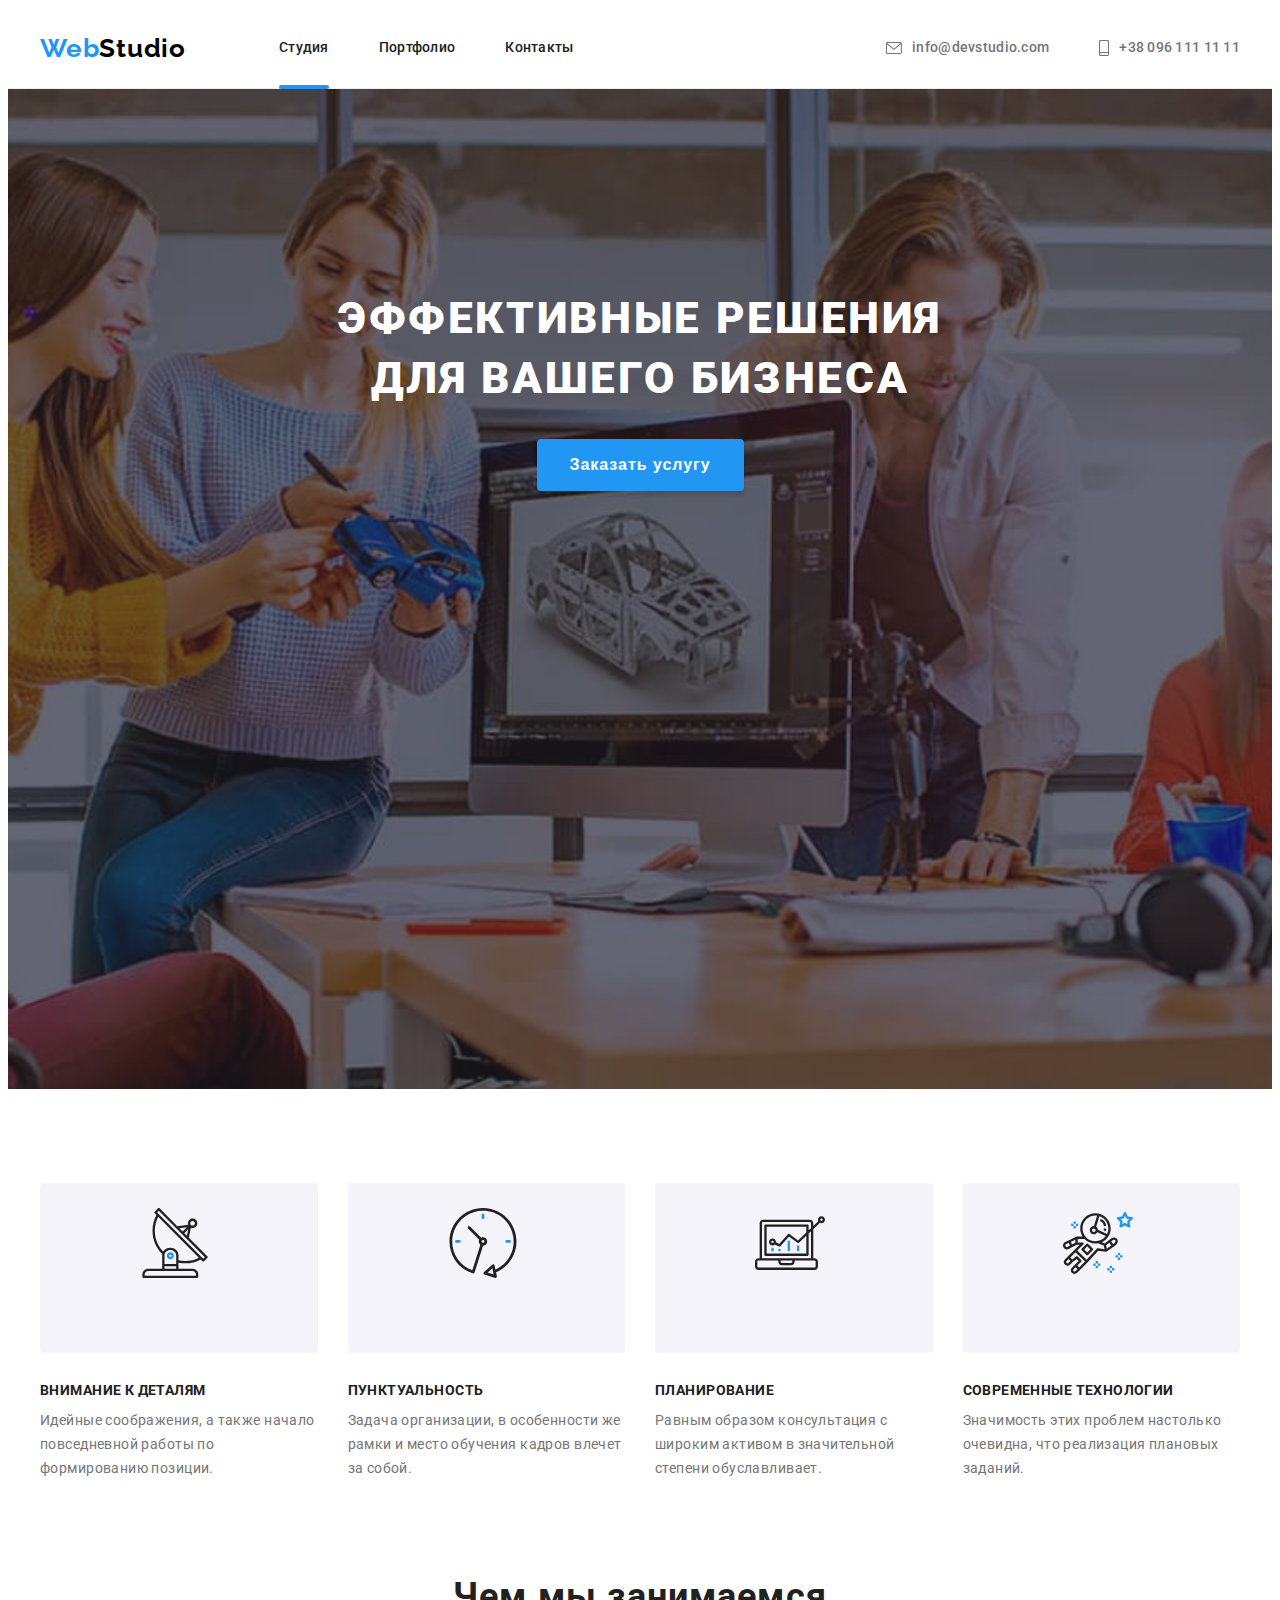
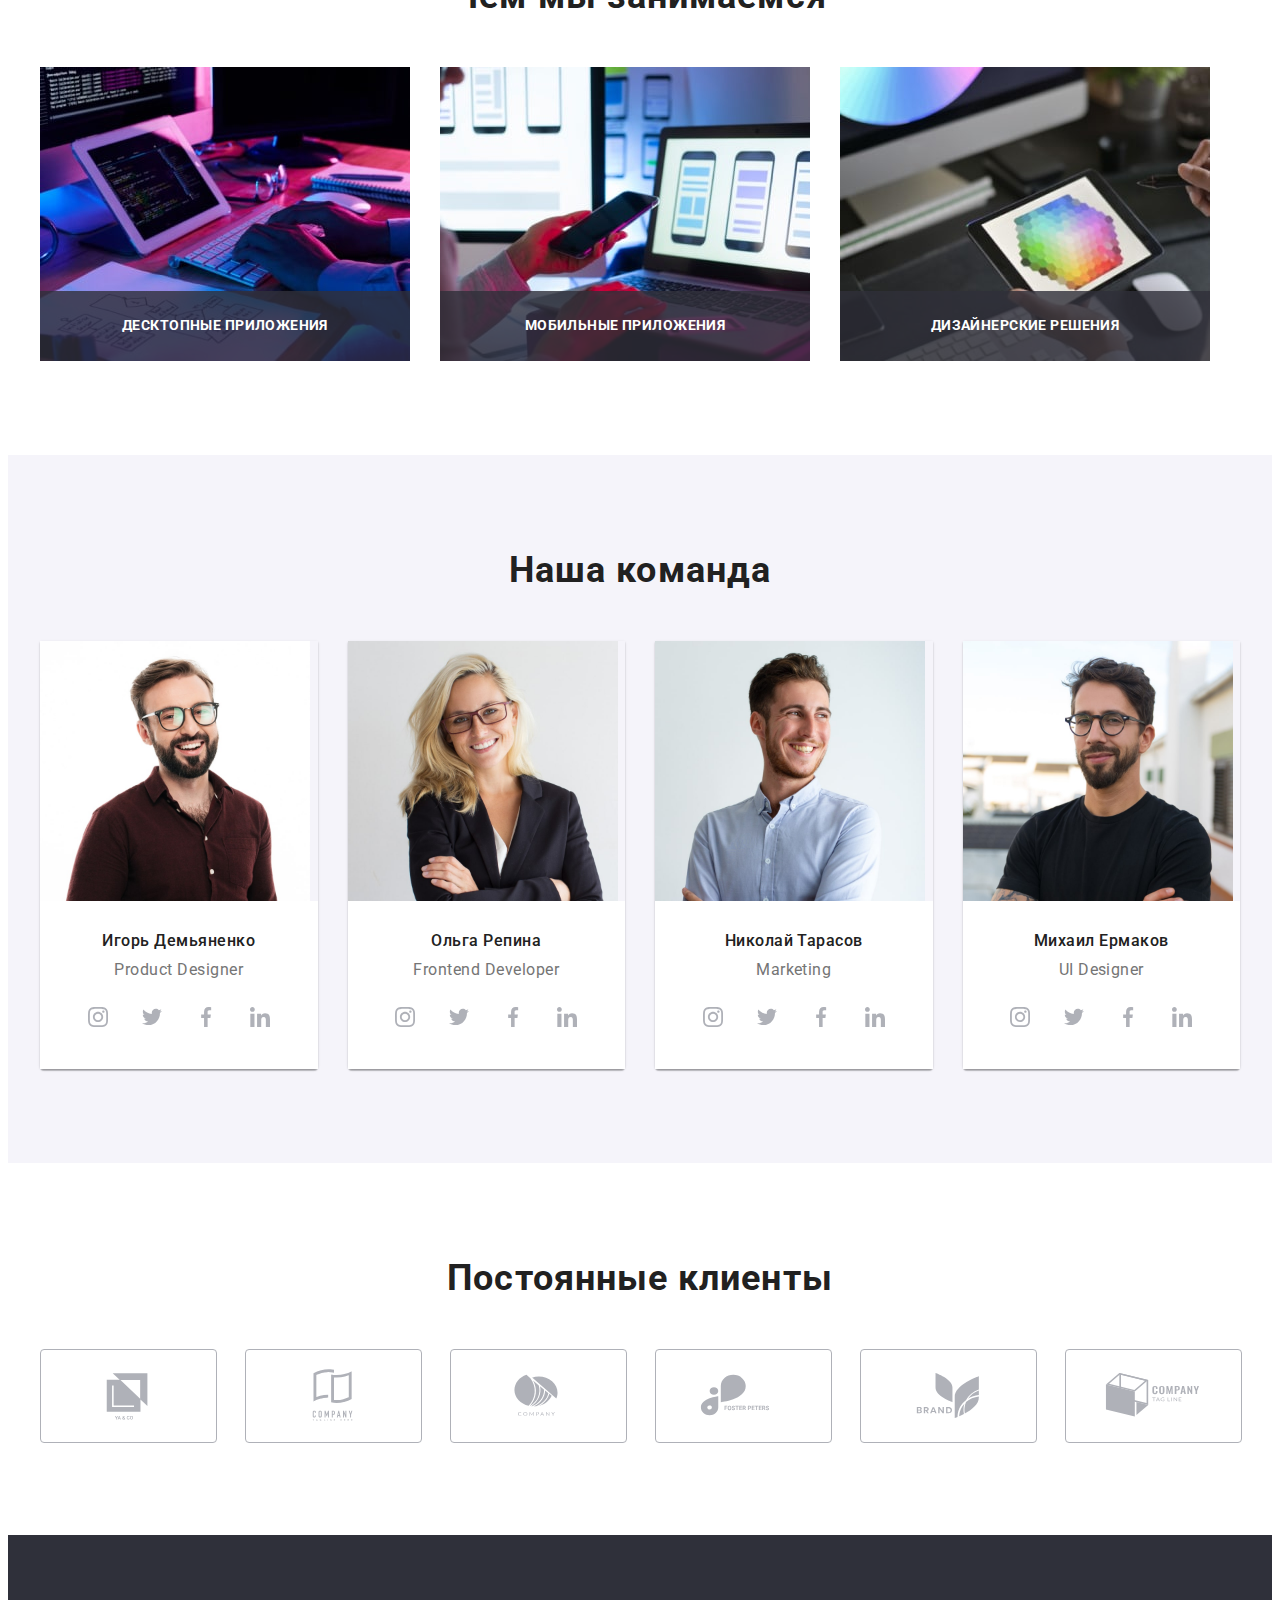
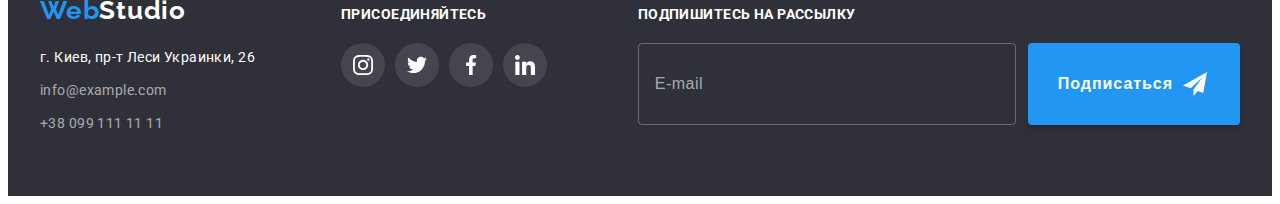
<file: index.html>
<!DOCTYPE html>
<html lang="ru">
  <head>
    <meta charset="UTF-8" />
    <meta http-equiv="X-UA-Compatible" content="IE=edge" />
    <meta name="viewport" content="width=device-width, initial-scale=1.0" />
    <title>Студия</title>
    <link rel="preconnect" href="https://fonts.googleapis.com" />
    <link rel="preconnect" href="https://fonts.gstatic.com" crossorigin />
    <link href="https://fonts.googleapis.com/css2?family=Raleway:wght@700&family=Roboto:wght@400;500;700;900&display=swap" rel="stylesheet" />
    <link rel="stylesheet" href="https://cdnjs.cloudflare.com/ajax/libs/modern-normalize/1.1.0/modern-normalize.min.css" integrity="sha512-wpPYUAdjBVSE4KJnH1VR1HeZfpl1ub8YT/NKx4PuQ5NmX2tKuGu6U/JRp5y+Y8XG2tV+wKQpNHVUX03MfMFn9Q==" crossorigin="anonymous" referrerpolicy="no-referrer" />
    <link rel="stylesheet" href="./css/main.min.css" />
  </head>
  <body>
    <header class="header">
      <div class="container">
        <nav class="header-navigation">
          <a class="header-logo logo link" href="" lang="en">Web<span class="logo-second-word_color_black">Studio</span></a>
          <ul class="header-navigation-list list">
            <li class="header-navigation-list__item">
              <a class="header-navigation-list__link link header-navigation-list__link_active" href="">Студия</a>
            </li>
            <li class="header-navigation-list__item">
              <a class="header-navigation-list__link link" href="./portfolio.html">Портфолио</a>
            </li>
            <li class="header-navigation-list__item">
              <a class="header-navigation-list__link link" href="">Контакты</a>
            </li>
          </ul>
        </nav>
        <ul class="header-contact-list list">
          <li class="header-contact-list__item">
            <a class="header-contact-list__link link" href="mailto:info@devstudio.com">
              <svg class="header-contact-list__icon" width="16" height="12">
                <use href="./images/sprite.svg#icon-envelope"></use>
              </svg>
              info@devstudio.com
            </a>
          </li>
          <li class="header-contact-list__item">
            <a class="header-contact-list__link link" href="tel:+380961111111">
              <svg class="header-contact-list__icon" width="10" height="16">
                <use href="./images/sprite.svg#icon-smartphone"></use>
              </svg>
              +38 096 111 11 11
            </a>
          </li>
        </ul>
      </div>
    </header>
    <main>
      <section class="hero">
        <div class="hero__overlay">
          <h1 class="hero__title">Эффективные решения для вашего бизнеса</h1>
          <button class="button" type="button" data-modal-open>Заказать услугу</button>
        </div>
      </section>
      <section class="feature section">
        <div class="container">
          <h2 class="feature__title section-title visually-hidden">Особенности</h2>
          <ul class="feature-list list">
            <li class="feature-list__item">
              <div class="feature-list__block">
                <svg class="feature-list__icon" width="70" height="70">
                  <use href="./images/sprite.svg#icon-antenna"></use>
                </svg>
              </div>
              <h3 class="feature-list__title">Внимание к деталям</h3>
              <p class="feature-list__text">Идейные соображения, а также начало повседневной работы по формированию позиции.</p>
            </li>
            <li class="feature-list__item">
              <div class="feature-list__block">
                <svg class="feature-list__icon" width="70" height="70">
                  <use href="./images/sprite.svg#icon-clock"></use>
                </svg>
              </div>
              <h3 class="feature-list__title">Пунктуальность</h3>
              <p class="feature-list__text">Задача организации, в особенности же рамки и место обучения кадров влечет за собой.</p>
            </li>
            <li class="feature-list__item">
              <div class="feature-list__block">
                <svg class="feature-list__icon" width="70" height="70">
                  <use href="./images/sprite.svg#icon-diagram"></use>
                </svg>
              </div>
              <h3 class="feature-list__title">Планирование</h3>
              <p class="feature-list__text">Равным образом консультация с широким активом в значительной степени обуславливает.</p>
            </li>
            <li class="feature-list__item">
              <div class="feature-list__block">
                <svg class="feature-list__icon" width="70" height="70">
                  <use href="./images/sprite.svg#icon-astronaut"></use>
                </svg>
              </div>
              <h3 class="feature-list__title">Современные технологии</h3>
              <p class="feature-list__text">Значимость этих проблем настолько очевидна, что реализация плановых заданий.</p>
            </li>
          </ul>
        </div>
      </section>
      <section class="about section">
        <div class="container">
          <h2 class="about__title section-title">Чем мы занимаемся</h2>
          <ul class="about-list list">
            <li class="about-list__item">
              <img class="about-list__image" src="./images/about-us/img-1.jpg" alt="Веб-разработка" width="370" height="294" />
              <div class="about-list-info">
                <h3 class="about-list-info__text">Десктопные приложения</h3>
              </div>
            </li>
            <li class="about-list__item">
              <img class="about-list__image" src="./images/about-us/img-2.jpg" alt="Мобильная разроботка" width="370" height="294" />
              <div class="about-list-info">
                <h3 class="about-list-info__text">Мобильные приложения</h3>
              </div>
            </li>
            <li class="about-list__item">
              <img class="about-list__image" src="./images/about-us/img-3.jpg" alt="Дизайн" width="370" height="294" />
              <div class="about-list-info">
                <h3 class="about-list-info__text">Дизайнерские решения</h3>
              </div>
            </li>
          </ul>
        </div>
      </section>
      <section class="team section">
        <div class="container">
          <h2 class="team__title section-title">Наша команда</h2>
          <ul class="team-list list">
            <li class="team-list__item">
              <img class="team-list__image" src="./images/team/product-designer.jpg" alt="Продуктовый дизайнер" width="270" height="260" />
              <div class="team-list__info">
                <h3 class="team-list__title">Игорь Демьяненко</h3>
                <p class="team-list__position" lang="en">Product Designer</p>
                <ul class="list social-list">
                  <li class="social-list__item">
                    <a href="" class="team-list__social-link social-list__link" aria-label="Instagram" target="_blank" rel="noopener noreferrer">
                      <svg class="team-list__social-icon social-list__icon_color_grey" width="20" height="20">
                        <use href="./images/sprite.svg#icon-instagram"></use>
                      </svg>
                    </a>
                  </li>
                  <li class="social-list__item">
                    <a href="" class="team-list__social-link social-list__link" aria-label="Twitter" target="_blank" rel="noopener noreferrer">
                      <svg class="team-list__social-icon social-list__icon_color_grey" width="20" height="20">
                        <use href="./images/sprite.svg#icon-twitter"></use>
                      </svg>
                    </a>
                  </li>
                  <li class="social-list__item">
                    <a href="" class="team-list__social-link social-list__link" aria-label="Facebook" target="_blank" rel="noopener noreferrer">
                      <svg class="team-list__social-icon social-list__icon_color_grey" width="20" height="20">
                        <use href="./images/sprite.svg#icon-facebook"></use>
                      </svg>
                    </a>
                  </li>
                  <li class="social-list__item">
                    <a href="" class="team-list__social-link social-list__link" aria-label="LinkedIn" target="_blank" rel="noopener noreferrer">
                      <svg class="team-list__social-icon social-list__icon_color_grey" width="20" height="20">
                        <use href="./images/sprite.svg#icon-linkedin"></use>
                      </svg>
                    </a>
                  </li>
                </ul>
              </div>
            </li>
            <li class="team-list__item">
              <img class="team-list__image" src="./images/team/frontend-dev.jpg" alt="Фронтенд разработчик" width="270" height="260" />
              <div class="team-list__info">
                <h3 class="team-list__title">Ольга Репина</h3>
                <p class="team-list__position" lang="en">Frontend Developer</p>
                <ul class="list social-list">
                  <li class="social-list__item">
                    <a href="" class="team-list__social-link social-list__link" aria-label="Instagram" target="_blank" rel="noopener noreferrer">
                      <svg class="team-list__social-icon social-list__icon_color_grey" width="20" height="20">
                        <use href="./images/sprite.svg#icon-instagram"></use>
                      </svg>
                    </a>
                  </li>
                  <li class="social-list__item">
                    <a href="" class="team-list__social-link social-list__link" aria-label="Twitter" target="_blank" rel="noopener noreferrer">
                      <svg class="team-list__social-icon social-list__icon_color_grey" width="20" height="20">
                        <use href="./images/sprite.svg#icon-twitter"></use>
                      </svg>
                    </a>
                  </li>
                  <li class="social-list__item">
                    <a href="" class="team-list__social-link social-list__link" aria-label="Facebook" target="_blank" rel="noopener noreferrer">
                      <svg class="team-list__social-icon social-list__icon_color_grey" width="20" height="20">
                        <use href="./images/sprite.svg#icon-facebook"></use>
                      </svg>
                    </a>
                  </li>
                  <li class="social-list__item">
                    <a href="" class="team-list__social-link social-list__link" aria-label="LinkedIn" target="_blank" rel="noopener noreferrer">
                      <svg class="team-list__social-icon social-list__icon_color_grey" width="20" height="20">
                        <use href="./images/sprite.svg#icon-linkedin"></use>
                      </svg>
                    </a>
                  </li>
                </ul>
              </div>
            </li>
            <li class="team-list__item">
              <img class="team-list__image" src="./images/team/marketing.jpg" alt="Маркетолог" width="270" height="260" />
              <div class="team-list__info">
                <h3 class="team-list__title">Николай Тарасов</h3>
                <p class="team-list__position" lang="en">Marketing</p>
                <ul class="list social-list">
                  <li class="social-list__item">
                    <a href="" class="team-list__social-link social-list__link" aria-label="Instagram" target="_blank" rel="noopener noreferrer">
                      <svg class="team-list__social-icon social-list__icon_color_grey" width="20" height="20">
                        <use href="./images/sprite.svg#icon-instagram"></use>
                      </svg>
                    </a>
                  </li>
                  <li class="social-list__item">
                    <a href="" class="team-list__social-link social-list__link" aria-label="Twitter" target="_blank" rel="noopener noreferrer">
                      <svg class="team-list__social-icon social-list__icon_color_grey" width="20" height="20">
                        <use href="./images/sprite.svg#icon-twitter"></use>
                      </svg>
                    </a>
                  </li>
                  <li class="social-list__item">
                    <a href="" class="team-list__social-link social-list__link" aria-label="Facebook" target="_blank" rel="noopener noreferrer">
                      <svg class="team-list__social-icon social-list__icon_color_grey" width="20" height="20">
                        <use href="./images/sprite.svg#icon-facebook"></use>
                      </svg>
                    </a>
                  </li>
                  <li class="social-list__item">
                    <a href="" class="team-list__social-link social-list__link" aria-label="LinkedIn" target="_blank" rel="noopener noreferrer">
                      <svg class="team-list__social-icon social-list__icon_color_grey" width="20" height="20">
                        <use href="./images/sprite.svg#icon-linkedin"></use>
                      </svg>
                    </a>
                  </li>
                </ul>
              </div>
            </li>
            <li class="team-list__item">
              <img class="team-list__image" src="./images/team/ui-designer.jpg" alt="Графический дизайнер" width="270" height="260" />
              <div class="team-list__info">
                <h3 class="team-list__title">Михаил Ермаков</h3>
                <p class="team-list__position" lang="en">UI Designer</p>
                <ul class="list social-list">
                  <li class="social-list__item">
                    <a href="" class="team-list__social-link social-list__link" aria-label="Instagram" target="_blank" rel="noopener noreferrer">
                      <svg class="team-list__social-icon social-list__icon_color_grey" width="20" height="20">
                        <use href="./images/sprite.svg#icon-instagram"></use>
                      </svg>
                    </a>
                  </li>
                  <li class="social-list__item">
                    <a href="" class="team-list__social-link social-list__link" aria-label="Twitter" target="_blank" rel="noopener noreferrer">
                      <svg class="team-list__social-icon social-list__icon_color_grey" width="20" height="20">
                        <use href="./images/sprite.svg#icon-twitter"></use>
                      </svg>
                    </a>
                  </li>
                  <li class="social-list__item">
                    <a href="" class="team-list__social-link social-list__link" aria-label="Facebook" target="_blank" rel="noopener noreferrer">
                      <svg class="team-list__social-icon social-list__icon_color_grey" width="20" height="20">
                        <use href="./images/sprite.svg#icon-facebook"></use>
                      </svg>
                    </a>
                  </li>
                  <li class="social-list__item">
                    <a href="" class="team-list__social-link social-list__link" aria-label="LinkedIn" target="_blank" rel="noopener noreferrer">
                      <svg class="team-list__social-icon social-list__icon_color_grey" width="20" height="20">
                        <use href="./images/sprite.svg#icon-linkedin"></use>
                      </svg>
                    </a>
                  </li>
                </ul>
              </div>
            </li>
          </ul>
        </div>
      </section>
      <section class="clients section">
        <div class="container">
          <h2 class="clients__title section-title">Постоянные клиенты</h2>
          <ul class="clients-list list">
            <li class="clients-list__item">
              <a href="" class="clients-list__link link">
                <svg class="clients-list__icon" width="106" height="60">
                  <use href="./images/sprite.svg#icon-client-1"></use>
                </svg>
              </a>
            </li>
            <li class="clients-list__item">
              <a href="" class="clients-list__link link">
                <svg class="clients-list__icon" width="106" height="60">
                  <use href="./images/sprite.svg#icon-client-2"></use>
                </svg>
              </a>
            </li>
            <li class="clients-list__item">
              <a href="" class="clients-list__link link">
                <svg class="clients-list__icon" width="106" height="60">
                  <use href="./images/sprite.svg#icon-client-3"></use>
                </svg>
              </a>
            </li>
            <li class="clients-list__item">
              <a href="" class="clients-list__link link">
                <svg class="clients-list__icon" width="106" height="60">
                  <use href="./images/sprite.svg#icon-client-4"></use>
                </svg>
              </a>
            </li>
            <li class="clients-list__item">
              <a href="" class="clients-list__link link">
                <svg class="clients-list__icon" width="106" height="60">
                  <use href="./images/sprite.svg#icon-client-5"></use>
                </svg>
              </a>
            </li>
            <li class="clients-list__item">
              <a href="" class="clients-list__link link">
                <svg class="clients-list__icon" width="106" height="60">
                  <use href="./images/sprite.svg#icon-client-6"></use>
                </svg>
              </a>
            </li>
          </ul>
        </div>
      </section>
    </main>
    <footer class="footer">
      <div class="container footer-main">
        <div class="footer-address">
          <a class="footer-logo logo link" href="" lang="en">Web<span class="logo-second-word_color_white">Studio</span></a>
          <address class="footer-address">
            <ul class="footer-address-list list">
              <li class="footer-address-list__item">
                <a class="footer-address-list__link footer-address-list__link_color_white link" href="https://goo.gl/maps/EZBY8mWZhAKUGQN37" target="_blank" rel="noopener noreferrer">г. Киев, пр-т Леси Украинки, 26</a>
              </li>
              <li class="footer-address-list__item">
                <a class="footer-address-list__link link" href="mailto:info@example.com">info@example.com</a>
              </li>
              <li class="footer-address-list__item">
                <a class="footer-address-list__link link" href="tel:+380991111111">+38 099 111 11 11</a>
              </li>
            </ul>
          </address>
        </div>
        <div class="footer-social">
          <b class="footer-title">присоединяйтесь</b>
          <ul class="footer-social-list list social-list">
            <li class="social-list__item">
              <a href="" class="footer-social-list__link social-list__link" aria-label="Instagram" target="_blank" rel="noopener noreferrer">
                <svg class="social-list__icon_color_white" width="20" height="20">
                  <use href="./images/sprite.svg#icon-instagram"></use>
                </svg>
              </a>
            </li>
            <li class="social-list__item">
              <a href="" class="footer-social-list__link social-list__link" aria-label="Twitter" target="_blank" rel="noopener noreferrer">
                <svg class="social-list__icon_color_white" width="20" height="20">
                  <use href="./images/sprite.svg#icon-twitter"></use>
                </svg>
              </a>
            </li>
            <li class="social-list__item">
              <a href="" class="footer-social-list__link social-list__link" aria-label="Facebook" target="_blank" rel="noopener noreferrer">
                <svg class="social-list__icon_color_white" width="20" height="20">
                  <use href="./images/sprite.svg#icon-facebook"></use>
                </svg>
              </a>
            </li>
            <li class="social-list__item">
              <a href="" class="footer-social-list__link social-list__link" aria-label="LinkedIn" target="_blank" rel="noopener noreferrer">
                <svg class="social-list__icon_color_white" width="20" height="20">
                  <use href="./images/sprite.svg#icon-linkedin"></use>
                </svg>
              </a>
            </li>
          </ul>
        </div>
        <div class="footer-subscribe">
          <b class="footer-title">Подпишитесь на рассылку</b>
          <form action="#" class="form-subscribe">
            <div class="form-subscribe__field">
              <input type="email" class="form-subscribe__input" name="subscribe-name" placeholder="E-mail" />
              <button type="submit" class="form-subscribe__button button">
                <span class="form-subscribe__button-text">Подписаться</span>
                <svg class="form-subscribe__button-icon" width="24" height="24">
                  <use href="./images/sprite.svg#icon-send"></use>
                </svg>
              </button>
            </div>
          </form>
        </div>
      </div>
    </footer>
    <div class="backdrop is-hidden" data-modal>
      <div class="modal">
        <button type="button" class="button-close" data-modal-close>
          <svg class="button-close__icon" width="11" height="11">
            <use href="./images/sprite.svg#icon-close"></use>
          </svg>
        </button>
        <form action="#" class="form-data">
          <b class="form-data__title">Оставьте свои данные, мы вам перезвоним</b>
          <div class="form-data__field">
            <label for="input-user" class="form-data__label">Имя</label>
            <span class="form-data__input-wrapper">
              <input type="text" id="input-user" name="username" class="form-data__input" />
              <svg class="form-data__input-icon" width="12" height="12">
                <use href="./images/sprite.svg#icon-user"></use>
              </svg>
            </span>
          </div>
          <div class="form-data__field">
            <label for="input-tel" class="form-data__label">Телефон</label>
            <span class="form-data__input-wrapper">
              <input type="tel" id="input-tel" name="phone" class="form-data__input" />
              <svg class="form-data__input-icon" width="12" height="12">
                <use href="./images/sprite.svg#icon-tel"></use>
              </svg>
            </span>
          </div>
          <div class="form-data__field">
            <label for="input-mail" class="form-data__label">Почта</label>
            <span class="form-data__input-wrapper">
              <input type="email" id="input-mail" name="e-mail" class="form-data__input" />
              <svg class="form-data__input-icon" width="12" height="12">
                <use href="./images/sprite.svg#icon-mail"></use>
              </svg>
            </span>
          </div>
          <div class="form-data__field_comment">
            <label for="comment" class="form-data__label">Комментарий</label>
            <textarea name="modal-comment" id="comment" class="form-data__comment" placeholder="Введите текст"></textarea>
          </div>
          <div class="form-data__field_check">
            <input type="checkbox" name="policy" id="check-policy" class="form-data__checkbox visually-hidden" />
            <label for="check-policy" class="form-data__checkbox-label">
              <span class="form-data__checkbox-text">Соглашаюсь с рассылкой и принимаю</span>
              <a class="form-data__checkbox-link" href="">Условия договора</a>
            </label>
          </div>
          <button type="submit" class="form-data__button button">Отправить</button>
        </form>
      </div>
    </div>
    <script src="./js/modal.js"></script>
  </body>
</html>
</file>
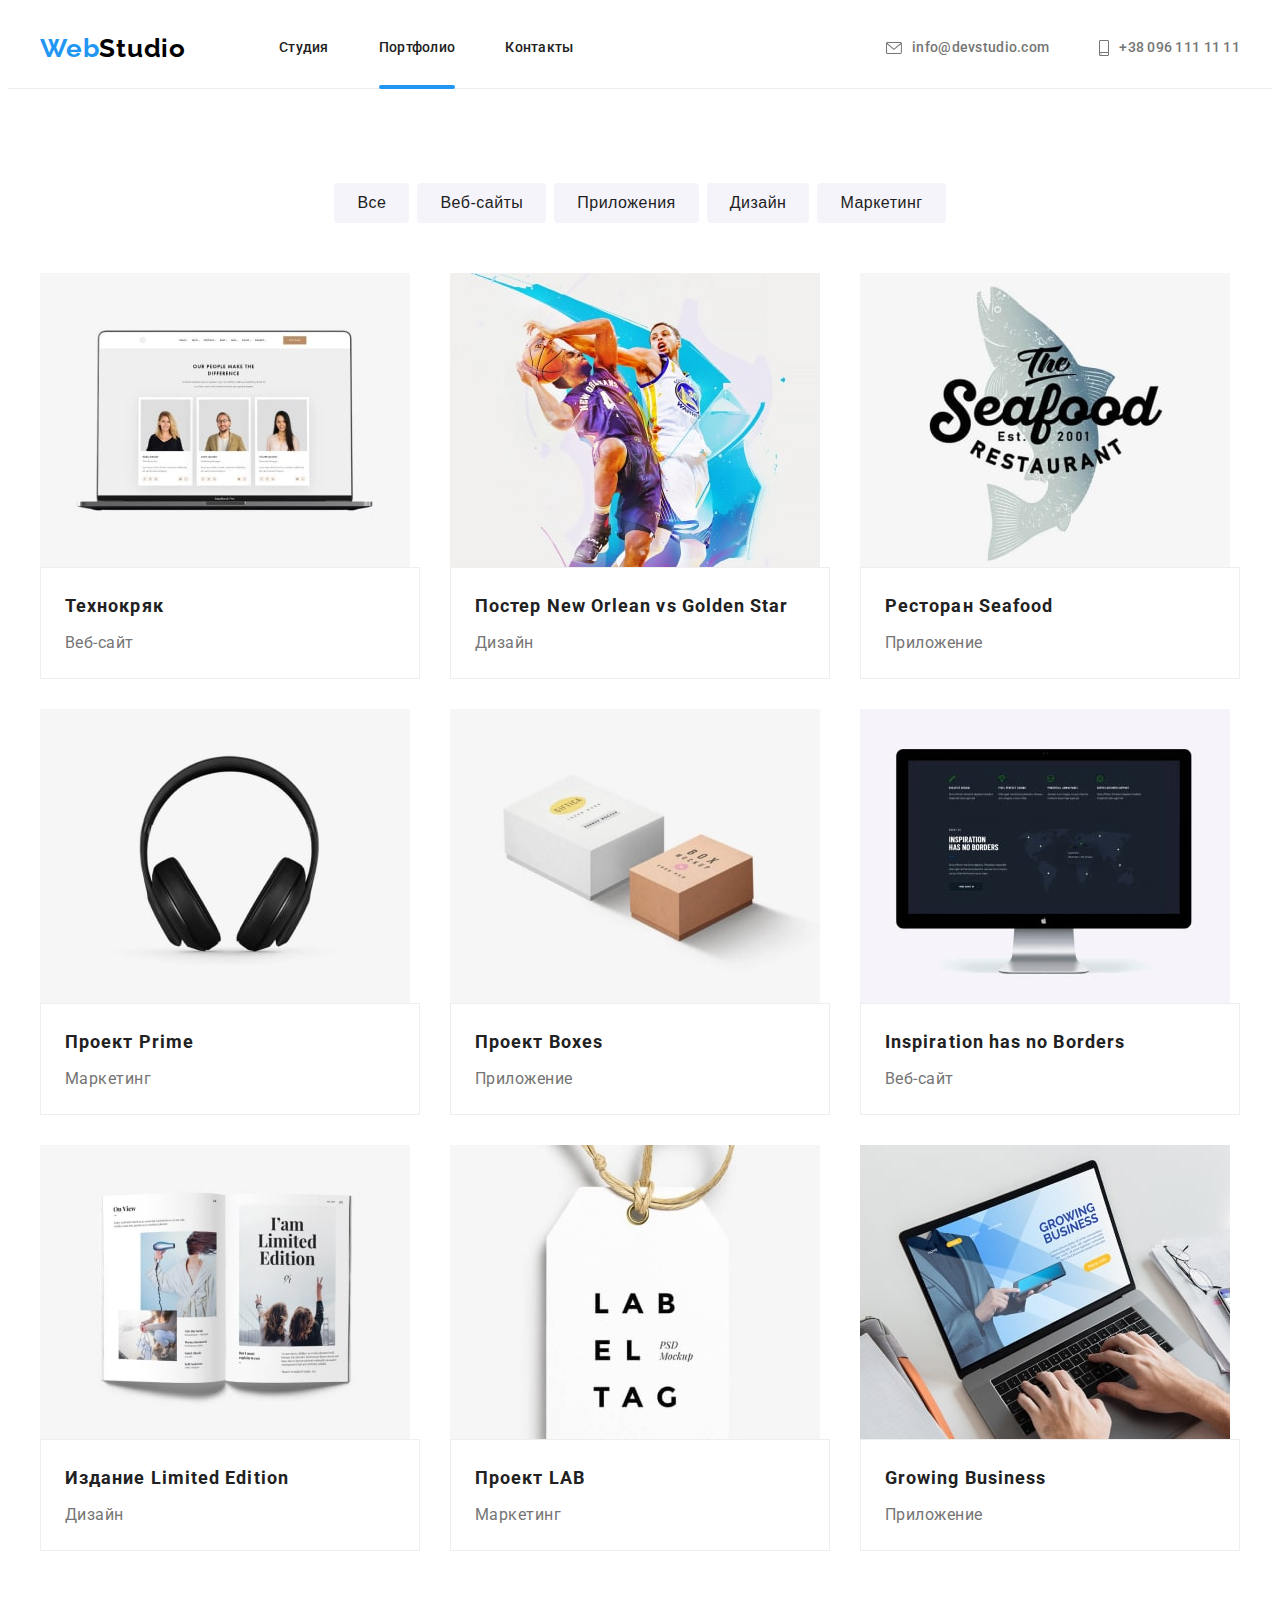
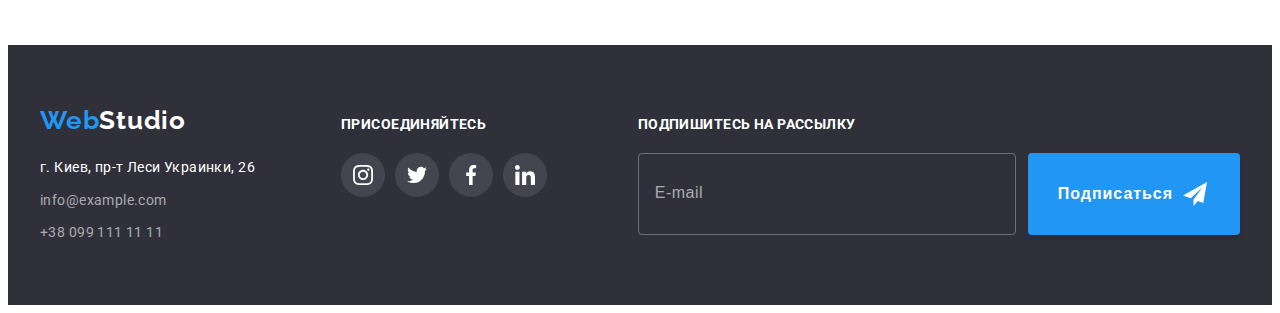
<file: portfolio.html>
<!DOCTYPE html>
<html lang="ru">
  <head>
    <meta charset="UTF-8" />
    <meta http-equiv="X-UA-Compatible" content="IE=edge" />
    <meta name="viewport" content="width=device-width, initial-scale=1.0" />
    <title>Портфолио</title>
    <link rel="preconnect" href="https://fonts.googleapis.com" />
    <link rel="preconnect" href="https://fonts.gstatic.com" crossorigin />
    <link href="https://fonts.googleapis.com/css2?family=Raleway:wght@700&family=Roboto:wght@400;500;700;900&display=swap" rel="stylesheet" />
    <link rel="stylesheet" href="https://cdnjs.cloudflare.com/ajax/libs/modern-normalize/1.1.0/modern-normalize.min.css" integrity="sha512-wpPYUAdjBVSE4KJnH1VR1HeZfpl1ub8YT/NKx4PuQ5NmX2tKuGu6U/JRp5y+Y8XG2tV+wKQpNHVUX03MfMFn9Q==" crossorigin="anonymous" referrerpolicy="no-referrer" />
    <link rel="stylesheet" href="./css/main.min.css" />
  </head>
  <body>
    <header class="header">
      <div class="container">
        <nav class="header-navigation">
          <a class="header-logo logo link" href="./index.html" lang="en">Web<span class="logo-second-word_color_black">Studio</span></a>
          <ul class="header-navigation-list list">
            <li class="header-navigation-list__item">
              <a class="header-navigation-list__link link" href="./index.html">Студия</a>
            </li>
            <li class="header-navigation-list__item">
              <a class="header-navigation-list__link link header-navigation-list__link_active" href="">Портфолио</a>
            </li>
            <li class="header-navigation-list__item">
              <a class="header-navigation-list__link link" href="">Контакты</a>
            </li>
          </ul>
        </nav>
        <ul class="header-contact-list list">
          <li class="header-contact-list__item">
            <a class="header-contact-list__link link" href="mailto:info@devstudio.com">
              <svg class="header-contact-list__icon" width="16" height="12">
                <use href="./images/sprite.svg#icon-envelope"></use>
              </svg>
              info@devstudio.com
            </a>
          </li>
          <li class="header-contact-list__item">
            <a class="header-contact-list__link link" href="tel:+380961111111">
              <svg class="header-contact-list__icon" width="10" height="16">
                <use href="./images/sprite.svg#icon-smartphone"></use>
              </svg>
              +38 096 111 11 11
            </a>
          </li>
        </ul>
      </div>
    </header>
    <main>
      <section class="project section">
        <div class="container">
          <h1 class="visually-hidden">Портфолио</h1>
          <ul class="project-filter-list list">
            <li class="project-filter-list__item">
              <button class="project-filter-list__button" type="button">Все</button>
            </li>
            <li class="project-filter-list__item">
              <button class="project-filter-list__button" type="button">Веб-сайты</button>
            </li>
            <li class="project-filter-list__item">
              <button class="project-filter-list__button" type="button">Приложения</button>
            </li>
            <li class="project-filter-list__item">
              <button class="project-filter-list__button" type="button">Дизайн</button>
            </li>
            <li class="project-filter-list__item">
              <button class="project-filter-list__button" type="button">Маркетинг</button>
            </li>
          </ul>
          <ul class="project-list list">
            <li class="project-list__item">
              <a class="project-list__link link" href="">
                <div class="project-info">
                  <img src="./images/portfolio/project-1.jpg" alt="Первый проект" width="370" height="294" />
                  <p class="project-info__description">Технокряк это современная площадка распространения коронавируса. Компании используют эту платформу для цифрового шпионажа и атак на защищённые сервера конкурентов.</p>
                </div>
                <div class="project-title">
                  <h2 class="project-title__main">Технокряк</h2>
                  <p class="project-title__tooltip">Веб-сайт</p>
                </div>
              </a>
            </li>
            <li class="project-list__item">
              <a class="project-list__link link" href="">
                <div class="project-info">
                  <img src="./images/portfolio/project-2.jpg" alt="Второй проект" width="370" height="294" />
                  <p class="project-info__description">Технокряк это современная площадка распространения коронавируса. Компании используют эту платформу для цифрового шпионажа и атак на защищённые сервера конкурентов.</p>
                </div>
                <div class="project-title">
                  <h2 class="project-title__main">Постер New Orlean vs Golden Star</h2>
                  <p class="project-title__tooltip">Дизайн</p>
                </div>
              </a>
            </li>
            <li class="project-list__item">
              <a class="project-list__link link" href="">
                <div class="project-info">
                  <img src="./images/portfolio/project-3.jpg" alt="Третий проект" width="370" height="294" />
                  <p class="project-info__description">Технокряк это современная площадка распространения коронавируса. Компании используют эту платформу для цифрового шпионажа и атак на защищённые сервера конкурентов.</p>
                </div>
                <div class="project-title">
                  <h2 class="project-title__main">Ресторан Seafood</h2>
                  <p class="project-title__tooltip">Приложение</p>
                </div>
              </a>
            </li>
            <li class="project-list__item">
              <a class="project-list__link link" href="">
                <div class="project-info">
                  <img src="./images/portfolio/project-4.jpg" alt="Четвёртый проект" width="370" height="294" />
                  <p class="project-info__description">Технокряк это современная площадка распространения коронавируса. Компании используют эту платформу для цифрового шпионажа и атак на защищённые сервера конкурентов.</p>
                </div>
                <div class="project-title">
                  <h2 class="project-title__main">Проект Prime</h2>
                  <p class="project-title__tooltip">Маркетинг</p>
                </div>
              </a>
            </li>
            <li class="project-list__item">
              <a class="project-list__link link" href="">
                <div class="project-info">
                  <img src="./images/portfolio/project-5.jpg" alt="Пятый проект" width="370" height="294" />
                  <p class="project-info__description">Технокряк это современная площадка распространения коронавируса. Компании используют эту платформу для цифрового шпионажа и атак на защищённые сервера конкурентов.</p>
                </div>
                <div class="project-title">
                  <h2 class="project-title__main">Проект Boxes</h2>
                  <p class="project-title__tooltip">Приложение</p>
                </div>
              </a>
            </li>
            <li class="project-list__item">
              <a class="project-list__link link" href="">
                <div class="project-info">
                  <img src="./images/portfolio/project-6.jpg" alt="Шестой проект" width="370" height="294" />
                  <p class="project-info__description">Технокряк это современная площадка распространения коронавируса. Компании используют эту платформу для цифрового шпионажа и атак на защищённые сервера конкурентов.</p>
                </div>
                <div class="project-title">
                  <h2 class="project-title__main">Inspiration has no Borders</h2>
                  <p class="project-title__tooltip">Веб-сайт</p>
                </div>
              </a>
            </li>
            <li class="project-list__item">
              <a class="project-list__link link" href="">
                <div class="project-info">
                  <img src="./images/portfolio/project-7.jpg" alt="Седьмой проект" width="370" height="294" />
                  <p class="project-info__description">Технокряк это современная площадка распространения коронавируса. Компании используют эту платформу для цифрового шпионажа и атак на защищённые сервера конкурентов.</p>
                </div>
                <div class="project-title">
                  <h2 class="project-title__main">Издание Limited Edition</h2>
                  <p class="project-title__tooltip">Дизайн</p>
                </div>
              </a>
            </li>
            <li class="project-list__item">
              <a class="project-list__link link" href="">
                <div class="project-info">
                  <img src="./images/portfolio/project-8.jpg" alt="Восьмой проект" width="370" height="294" />
                  <p class="project-info__description">Технокряк это современная площадка распространения коронавируса. Компании используют эту платформу для цифрового шпионажа и атак на защищённые сервера конкурентов.</p>
                </div>
                <div class="project-title">
                  <h2 class="project-title__main">Проект LAB</h2>
                  <p class="project-title__tooltip">Маркетинг</p>
                </div>
              </a>
            </li>
            <li class="project-list__item">
              <a class="project-list__link link" href="">
                <div class="project-info">
                  <img src="./images/portfolio/project-9.jpg" alt="Девятый проект" width="370" height="294" />
                  <p class="project-info__description">Технокряк это современная площадка распространения коронавируса. Компании используют эту платформу для цифрового шпионажа и атак на защищённые сервера конкурентов.</p>
                </div>
                <div class="project-title">
                  <h2 class="project-title__main">Growing Business</h2>
                  <p class="project-title__tooltip">Приложение</p>
                </div>
              </a>
            </li>
          </ul>
        </div>
      </section>
    </main>
    <footer class="footer">
      <div class="container footer-main">
        <div class="footer-address">
          <a class="footer-logo logo link" href="./index.html" lang="en">Web<span class="logo-second-word_color_white">Studio</span></a>
          <address class="footer-address">
            <ul class="footer-address-list list">
              <li class="footer-address-list__item">
                <a class="footer-address-list__link footer-address-list__link_color_white link" href="https://goo.gl/maps/EZBY8mWZhAKUGQN37" target="_blank" rel="noopener noreferrer">г. Киев, пр-т Леси Украинки, 26</a>
              </li>
              <li class="footer-address-list__item">
                <a class="footer-address-list__link link" href="mailto:info@example.com">info@example.com</a>
              </li>
              <li class="footer-address-list__item">
                <a class="footer-address-list__link link" href="tel:+380991111111">+38 099 111 11 11</a>
              </li>
            </ul>
          </address>
        </div>
        <div class="footer-social">
          <b class="footer-title">присоединяйтесь</b>
          <ul class="footer-social-list list social-list">
            <li class="social-list__item">
              <a href="" class="footer-social-list__link social-list__link" aria-label="Instagram" target="_blank" rel="noopener noreferrer">
                <svg class="social-list__icon_color_white" width="20" height="20">
                  <use href="./images/sprite.svg#icon-instagram"></use>
                </svg>
              </a>
            </li>
            <li class="social-list__item">
              <a href="" class="footer-social-list__link social-list__link" aria-label="Twitter" target="_blank" rel="noopener noreferrer">
                <svg class="social-list__icon_color_white" width="20" height="20">
                  <use href="./images/sprite.svg#icon-twitter"></use>
                </svg>
              </a>
            </li>
            <li class="social-list__item">
              <a href="" class="footer-social-list__link social-list__link" aria-label="Facebook" target="_blank" rel="noopener noreferrer">
                <svg class="social-list__icon_color_white" width="20" height="20">
                  <use href="./images/sprite.svg#icon-facebook"></use>
                </svg>
              </a>
            </li>
            <li class="social-list__item">
              <a href="" class="footer-social-list__link social-list__link" aria-label="LinkedIn" target="_blank" rel="noopener noreferrer">
                <svg class="social-list__icon_color_white" width="20" height="20">
                  <use href="./images/sprite.svg#icon-linkedin"></use>
                </svg>
              </a>
            </li>
          </ul>
        </div>
        <div class="footer-subscribe">
          <b class="footer-title">Подпишитесь на рассылку</b>
          <form action="#" class="form-subscribe">
            <div class="form-subscribe__field">
              <input type="email" class="form-subscribe__input" name="subscribe-name" placeholder="E-mail" />
              <button type="submit" class="form-subscribe__button button">
                <span class="form-subscribe__button-text">Подписаться</span>
                <svg class="form-subscribe__button-icon" width="24" height="24">
                  <use href="./images/sprite.svg#icon-send"></use>
                </svg>
              </button>
            </div>
          </form>
        </div>
      </div>
    </footer>
  </body>
</html>
</file>
<file: css/main.min.css>
:root{--title-text-color: #212121;--nav-menu-text-color: #212121;--accent-color: #2196f3;--primary-text-color: #757575;--second-text-color: #ffffff;--third-text-color: #2196f3;--fourth-text-color: #000000;--team-social-icon-color: #afb1b8;--team-social-icon-hover-color: #ffffff;--footer-address-color: rgba(255, 255, 255, 0.6);--footer-social-icon-color: #ffffff;--footer-send-icon-color: #ffffff;--footer-social-bg-color: rgba(255, 255, 255, 0.1);--footer-border-form-color: rgba(255, 255, 255, 0.3);--clients-icon-color: #afb1b8;--clients-border-color: #afb1b8;--button-bg-color: #2196f3;--button-hover-bg-color: #188ce8;--main-bg-color: #ffffff;--hero-bg-color: #2f303a;--about-block-bg-color: rgba(47, 48, 58, 0.8);--team-bg-color: #f5f4fa;--footer-bg-color: #2f303a;--feature-bg-color: #f5f4fa;--team-card-bg-color: #ffffff;--backdrop-bg-color: rgba(0, 0, 0, 0.2);--modal-bg-color: #ffffff;--project-description-bg-color: rgba(33, 150, 243, 0.9);--porfolio-btn-color: #f5f4fa;--porfolio-border-card-color: #eeeeee;--modal-border-input-color: rgba(33, 33, 33, 0.2);--modal-form-placeholder-color: rgba(117, 117, 117, 0.5);--modal-border-checkbox-color: #212121;--modal-check-icon-color: #ffffff;--list-set-gap: 30px;--timing-function: cubic-bezier(0.4, 0, 0.2, 1);--duration: 250ms}body{font-family:Roboto, sans-serif;color:var(--primary-text-color);background-color:var(--main-bg-color)}p,h1,h2,h3,h4,h5,h6{margin-top:0;margin-bottom:0}ul{margin-top:0;margin-bottom:0;padding-left:0}img{display:block;max-width:100%;height:auto}.list{list-style:none}.link{text-decoration:none}.visually-hidden{position:absolute;width:1px;height:1px;margin:-1px;padding:0;overflow:hidden;border:0;clip:rect(0 0 0 0)}.container{width:1200px;margin-left:auto;margin-right:auto;padding-left:15px;padding-right:15px}.section{padding-top:94px;padding-bottom:94px}.logo{font-size:26px;line-height:1.19;font-weight:700;letter-spacing:.03em;font-family:Raleway, sans-serif;color:var(--third-text-color)}.section-title{font-size:36px;line-height:1.17;font-weight:700;letter-spacing:.03em;text-align:center;color:var(--title-text-color)}.social-list{display:flex;justify-content:center}.social-list__item{width:44px;height:44px}.social-list__item:not(:last-child){margin-right:10px}.social-list__item .social-list__link{width:100%;height:100%;display:flex;justify-content:center;align-items:center;border-radius:50%}.social-list__icon_color_grey{fill:var(--team-social-icon-color)}.social-list__icon_color_white{fill:var(--footer-social-icon-color)}.button{padding:10px 32px;font-size:16px;line-height:1.87;font-weight:700;letter-spacing:.06em;cursor:pointer;color:var(--second-text-color);background-color:var(--button-bg-color);border-radius:4px;border:1px solid transparent;box-shadow:0px 4px 4px rgba(0,0,0,0.15);transition:background-color var(--duration) var(--timing-function)}.button:hover,.button:focus{background-color:var(--button-hover-bg-color)}.backdrop{position:fixed;left:0;top:0;width:100vw;height:100vh;background-color:var(--backdrop-bg-color);transition:opacity var(--duration) var(--timing-function),visibility var(--duration) var(--timing-function)}.backdrop.is-hidden{opacity:0;visibility:hidden;pointer-events:none}.modal{position:absolute;top:50%;left:50%;transform:translate(-50%, -50%);width:528px;min-height:581px;padding:40px;background-color:var(--modal-bg-color);box-shadow:0px 1px 3px rgba(0,0,0,0.12),0px 1px 1px rgba(0,0,0,0.14),0px 2px 1px rgba(0,0,0,0.2);border-radius:4px}.button-close{position:absolute;right:8px;top:8px;display:flex;justify-content:center;align-items:center;cursor:pointer;width:30px;height:30px;border:1px solid rgba(0,0,0,0.1);background-color:unset;border-radius:50%}.button-close__icon{transition:fill var(--duration) var(--timing-function)}.button-close:hover .button-close__icon,.button-close:focus .button-close__icon{fill:var(--accent-color)}.form-data__title{display:block;margin-bottom:12px;font-size:20px;line-height:1.15;font-weight:700;letter-spacing:.03em;text-align:center;color:var(--title-text-color)}.form-data__field{margin-bottom:10px}.form-data__label{display:block;margin-bottom:4px;font-size:12px;line-height:1.17;font-weight:400;letter-spacing:.01em;color:var(--primary-text-color)}.form-data__input-wrapper{display:block;position:relative}.form-data__input{width:100%;height:40px;padding-left:42px;border:1px solid var(--modal-border-input-color);border-radius:4px;outline:none;cursor:pointer;transition:border var(--duration) var(--timing-function)}.form-data__input:focus{border:1px solid var(--accent-color)}.form-data__input-icon{position:absolute;left:15px;top:50%;transform:translateY(-50%);transition:fill var(--duration) var(--timing-function)}.form-data__input:focus+.form-data__input-icon{fill:var(--accent-color)}.form-data__field_comment{margin-bottom:15px}.form-data__comment{width:100%;height:120px;padding-left:16px;padding-top:12px;resize:none;border:1px solid var(--modal-border-input-color);border-radius:4px;cursor:pointer;outline:none;transition:border var(--duration) var(--timing-function)}.form-data__comment:focus{border:1px solid var(--accent-color)}.form-data__comment::placeholder{font-size:12px;line-height:1.17;font-weight:400;letter-spacing:.01em;color:var(--modal-form-placeholder-color)}.form-data__field_check{margin-bottom:30px}.form-data__checkbox-label{display:flex;align-items:center;font-size:14px;line-height:1.71;font-weight:400;letter-spacing:.03em;color:var(--primary-text-color)}.form-data__checkbox-label::before{content:'';width:16px;height:15px;margin-right:8.38px;border:2px solid var(--modal-border-checkbox-color);border-radius:2px;cursor:pointer;transition:border-color var(--duration) var(--timing-function)}.form-data__checkbox:checked+.form-data__checkbox-label::before{background-color:var(--accent-color);background-image:url("../images/icons/check.svg");background-size:contain;background-repeat:no-repeat;background-position:center;border:none}.form-data__checkbox:focus+.form-data__checkbox-label::before{border-color:var(--accent-color)}.form-data__checkbox-text{display:block;margin-right:5px}.form-data__checkbox-link{color:var(--accent-color)}.form-data__button{display:block;margin-left:auto;margin-right:auto}.header{border-bottom:1px solid #ececec}.header .container{display:flex}.logo-second-word_color_black{color:var(--fourth-text-color)}.header-navigation{display:flex;align-items:center}.header-navigation-list{display:flex;margin-left:93px}.header-navigation-list__item:not(:last-child){margin-right:50px}.header-navigation-list__link{position:relative;display:block;padding-top:32px;padding-bottom:32px;font-size:14px;line-height:1.14;font-weight:500;letter-spacing:.02em;color:var(--nav-menu-text-color);transition:color var(--duration) var(--timing-function)}.header-navigation-list__link:hover,.header-navigation-list__link:focus{color:var(--accent-color)}.header-contact-list{display:flex;margin-left:auto}.header-contact-list__item:not(:last-child){margin-right:50px}.header-contact-list__link{display:flex;align-items:center;padding-top:32px;padding-bottom:32px;font-size:14px;line-height:1.14;font-weight:500;letter-spacing:.02em;color:inherit;transition:color var(--duration) var(--timing-function)}.header-contact-list__link:hover,.header-contact-list__link:focus{color:var(--accent-color)}.header-contact-list__icon{margin-right:10px;fill:currentColor}.header-navigation-list__link_active::after{position:absolute;left:0;bottom:-1px;display:block;content:'';width:100%;height:4px;background-color:var(--accent-color);border-radius:2px}.hero__overlay{padding-top:200px;padding-bottom:200px;margin-left:auto;margin-right:auto;height:600px;max-width:1600px;text-align:center;background-color:var(--hero-bg-color);background-image:linear-gradient(rgba(47,48,58,0.4), rgba(47,48,58,0.4)),url("../images/hero/overlay-bg.jpg");background-size:cover;background-repeat:no-repeat;background-position:center}.hero__title{margin-left:auto;margin-right:auto;margin-bottom:30px;width:696px;font-size:44px;line-height:1.36;font-weight:900;letter-spacing:.06em;text-transform:uppercase;color:var(--second-text-color)}.feature{padding-bottom:47px}.feature-list{display:flex;flex-wrap:wrap;margin-left:calc(-1 * var(--list-set-gap));margin-top:calc(-1 * var(--list-set-gap))}.feature-list__block{padding:25px 100px;height:120px;margin-bottom:30px;background-color:var(--feature-bg-color);border-radius:4px}.feature-list__item{flex-basis:calc(100% / 4 - var(--list-set-gap));margin-left:var(--list-set-gap);margin-top:var(--list-set-gap)}.feature-list__title{margin-bottom:10px;font-size:14px;line-height:1.14;font-weight:700;letter-spacing:.03em;text-transform:uppercase;color:var(--title-text-color)}.feature-list__text{font-size:14px;line-height:1.71;font-weight:400;letter-spacing:.03em}.about{padding-top:47px}.about__title{margin-bottom:50px}.about-list{display:flex;flex-wrap:wrap;margin-left:calc(-1 * var(--list-set-gap));margin-top:calc(-1 * var(--list-set-gap))}.about-list__item{position:relative;margin-left:var(--list-set-gap);margin-top:var(--list-set-gap)}.about-list-info{position:absolute;left:0;bottom:0;display:flex;justify-content:center;align-items:center;width:100%;height:70px;background-color:var(--about-block-bg-color)}.about-list-info__text{font-size:14px;line-height:1.14;font-weight:700;letter-spacing:.03em;text-transform:uppercase;color:var(--second-text-color)}.team{background-color:var(--team-bg-color)}.team__title{margin-bottom:50px}.team-list{display:flex;flex-wrap:wrap;margin-left:calc(-1 * var(--list-set-gap));margin-top:calc(-1 * var(--list-set-gap))}.team-list__item{flex-basis:calc(100% / 4 - var(--list-set-gap));margin-left:var(--list-set-gap);margin-top:var(--list-set-gap);box-shadow:0px 1px 3px rgba(0,0,0,0.12),0px 1px 1px rgba(0,0,0,0.14),0px 2px 1px rgba(0,0,0,0.2);border-radius:0px 0px 4px 4px}.team-list__social-link{transition:background-color var(--duration) var(--timing-function)}.team-list__social-link:hover,.team-list__social-link:focus{background-color:var(--accent-color)}.team-list__info{padding-top:30px;padding-bottom:30px;background-color:var(--team-card-bg-color)}.team-list__title{margin-bottom:10px;font-size:16px;line-height:1.19;font-weight:500;letter-spacing:.03em;text-align:center;color:var(--title-text-color)}.team-list__position{font-size:16px;line-height:1.19;font-weight:400;letter-spacing:.03em;text-align:center;margin-bottom:16px}.team-list__social-icon{transition:fill var(--duration) var(--timing-function)}.team-list__social-link:hover .team-list__social-icon,.team-list__social-link:focus .team-list__social-icon{fill:var(--team-social-icon-hover-color)}.clients__title{margin-bottom:50px}.clients-list{display:flex;flex-wrap:wrap;margin-left:calc(-1 * var(--list-set-gap));margin-top:calc(-1 * var(--list-set-gap))}.clients-list__item{width:170px;height:92px;flex-basis:calc(100% / 6 - var(--list-set-gap));margin-left:var(--list-set-gap);margin-top:var(--list-set-gap)}.clients-list__link{display:flex;justify-content:center;align-items:center;width:100%;height:100%;border:1px solid var(--clients-border-color);border-radius:4px;transition:border-color var(--duration) var(--timing-function)}.clients-list__link:hover,.clients-list__link:focus{border-color:var(--accent-color)}.clients-list__icon{fill:var(--clients-icon-color);transition:fill var(--duration) var(--timing-function)}.clients-list__link:hover .clients-list__icon,.clients-list__link:focus .clients-list__icon{fill:var(--accent-color)}.footer{padding-top:60px;padding-bottom:60px;background-color:var(--footer-bg-color)}.footer-logo{display:block;margin-bottom:20px}.logo-second-word_color_white{color:var(--second-text-color)}.footer-address-list__item:not(:last-child){margin-bottom:9px}.footer-address{width:231px}.footer-address-list__link{font-style:normal;font-size:14px;line-height:1.71;font-weight:400;letter-spacing:.03em;color:var(--footer-address-color);transition:color var(--duration) var(--timing-function)}.footer-address-list__link:hover,.footer-address-list__link:focus{color:var(--accent-color)}.footer-address-list__link_color_white{color:var(--second-text-color)}.footer-main{display:flex;align-items:baseline}.footer-social{margin-left:70px}.footer-title{display:block;margin-bottom:20px;font-size:14px;line-height:1.14;font-weight:700;letter-spacing:.03em;text-transform:uppercase;color:var(--second-text-color)}.footer-social-list .footer-social-list__link{background-color:var(--footer-social-bg-color);transition:background-color var(--duration) var(--timing-function)}.footer-social-list .footer-social-list__link:hover,.footer-social-list .footer-social-list__link:focus{background-color:var(--accent-color)}.footer-subscribe{margin-left:auto}.form-subscribe__field{display:flex}.form-subscribe__input{width:358px;height:50px;margin-right:12px;padding-left:16px;padding-top:15px;padding-bottom:15px;background:transparent;border:1px solid var(--footer-border-form-color);border-radius:4px;outline:none;color:var(--second-text-color);transition:border var(--duration) var(--timing-function)}.form-subscribe__input::placeholder{font-size:16px;line-height:1.25;font-weight:400;letter-spacing:.03em;color:var(--footer-address-color);transition:color var(--duration) var(--timing-function)}.form-subscribe__input:focus{border:1px solid var(--accent-color)}.form-subscribe__input:focus::placeholder{color:var(--second-text-color)}.form-subscribe__button{display:flex;align-items:center;padding-left:29px}.form-subscribe__button-text{margin-right:10px}.form-subscribe__button-icon{fill:var(--footer-send-icon-color)}.project-filter-list{display:flex;justify-content:center;margin-bottom:50px}.project-filter-list__item:not(:last-child){margin-right:8px}.project-filter-list__button{padding:6px 22px;border:1px solid transparent;border-radius:4px;cursor:pointer;font-size:16px;line-height:1.62;font-weight:500;letter-spacing:.03em;text-align:center;color:var(--nav-menu-text-color);background-color:var(--porfolio-btn-color);transition:background-color var(--duration) var(--timing-function),color var(--duration) var(--timing-function),box-shadow var(--duration) var(--timing-function)}.project-filter-list__button:hover,.project-filter-list__button:focus{background-color:var(--accent-color);color:var(--second-text-color);box-shadow:0px 3px 1px rgba(0,0,0,0.1),0px 1px 2px rgba(0,0,0,0.08),0px 2px 2px rgba(0,0,0,0.12)}.project-list{display:flex;flex-wrap:wrap;margin-left:calc(-1 * var(--list-set-gap));margin-top:calc(-1 * var(--list-set-gap))}.project-list__item{flex-basis:calc(100% / 3 - var(--list-set-gap));margin-left:var(--list-set-gap);margin-top:var(--list-set-gap)}.project-list__link{display:block;color:inherit;transition:box-shadow var(--duration) var(--timing-function)}.project-list__link:hover,.project-list__link:focus{box-shadow:0px 1px 1px rgba(0,0,0,0.12),0px 4px 4px rgba(0,0,0,0.06),1px 4px 6px rgba(0,0,0,0.16)}.project-info{position:relative;overflow:hidden}.project-info__description{position:absolute;left:0;top:0;height:100%;padding:63px 24px;font-size:18px;line-height:1.55;font-weight:400;letter-spacing:.03em;color:var(--second-text-color);background-color:var(--project-description-bg-color);overflow:auto;transform:translateY(100%);transition:transform var(--duration) var(--timing-function)}.project-list__item:hover .project-info__description{transform:translateY(0%)}.project-title{padding:20px 24px;border:1px solid var(--porfolio-border-card-color)}.project-title__main{margin-bottom:4px;font-size:18px;line-height:2;font-weight:700;letter-spacing:.06em;color:var(--title-text-color)}.project-title__tooltip{font-size:16px;line-height:1.87;font-weight:400;letter-spacing:.03em}
/*# sourceMappingURL=main.min.css.map */
</file>
